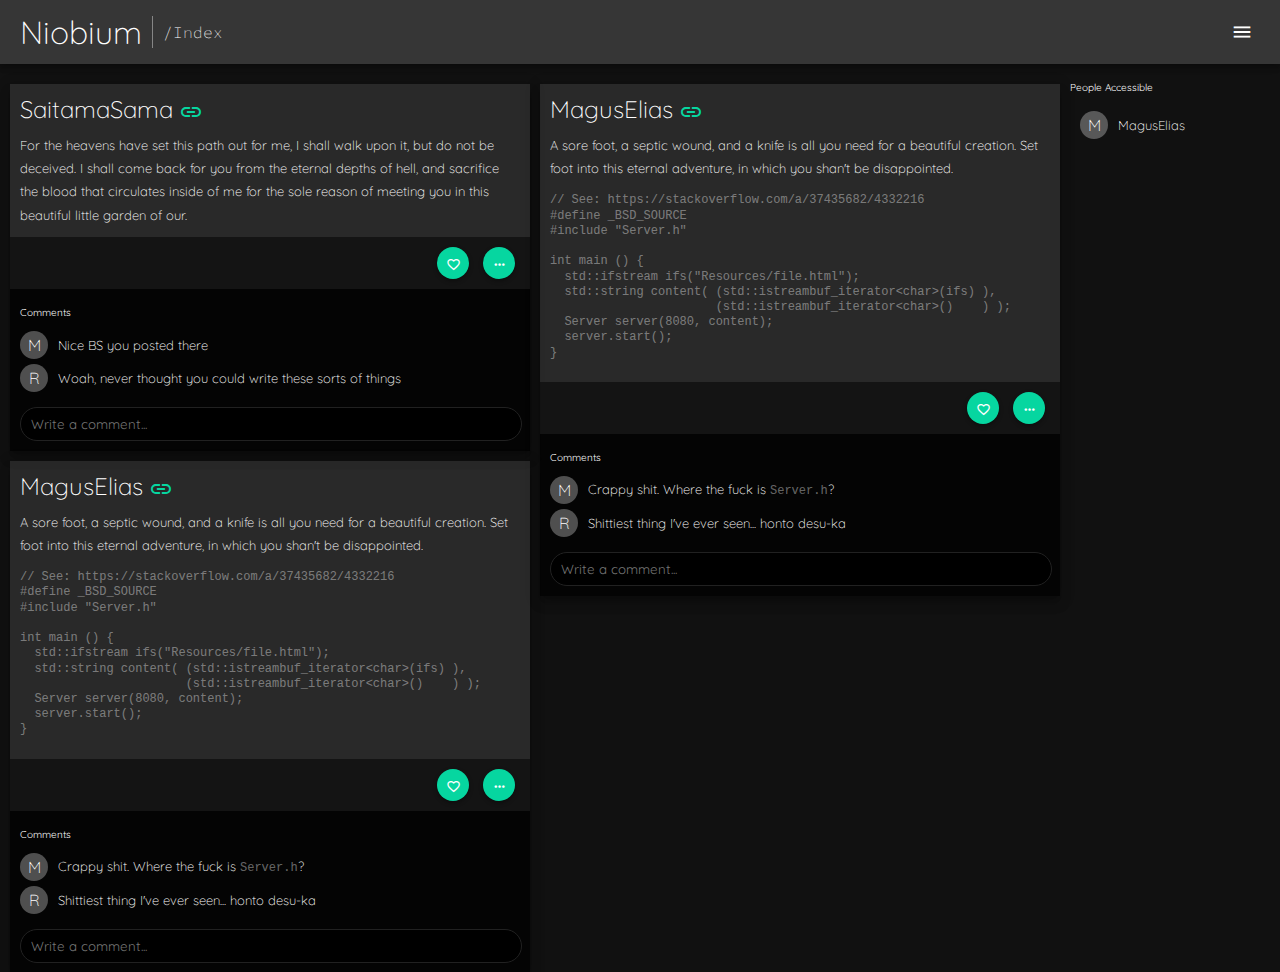
<file: public/index.html>
<!DOCTYPE html>
<html lang="en">
<head>
    <meta charset="UTF-8">
    <link href="Stylesheets/Base.css" rel="stylesheet">
    <meta name="viewport" content="width=device-width, initial-scale=1.0">
    <title>Index - Niobium</title>
</head>
<body>
<header>
    <span class="title">Niobium</span>
    <div class="separator"></div>
    <span class="route">/Index</span>
    <div class="spacer"></div>
    <section class="nav-container">
        <button class="menu" data-handler="page-menu">
            <i class="material-icons">menu</i>
        </button>
        <nav data-listener="page-menu">
            <a href="index.html">/Index</a>
            <a href="profile.html">/Profile</a>
            <a href="preferences.html">/Preferences</a>
            <a href="#">/LogOut</a>
            <a href="report.html">/Report</a>
        </nav>
    </section>
</header>
<main>
    <section class="card-row">
        <section class="card">
            <div class="sender">
                SaitamaSama
                <a href="#!" class="material-icons link-icon">link</a>
            </div>
            <section class="content">
                For the heavens have set this path out for me, I shall walk upon it,
                but do not be deceived. I shall come back for you from the eternal depths
                of hell, and sacrifice the blood that circulates inside of me for the sole
                reason of meeting you in this beautiful little garden of our.
            </section>
            <section class="like-bar">
                <button><i class="material-icons">favorite_border</i></button>
                <button><i class="material-icons">more_horiz</i></button>
            </section>
            <section class="comment-bar">
                <span class="section-title">Comments</span>
                <section class="comments">
                    <section class="comment">
                        <div class="name-circle">M</div>
                        <section class="content">Nice BS you posted there</section>
                    </section>
                    <section class="comment">
                        <div class="name-circle">R</div>
                        <section class="content">Woah, never thought you could write these sorts of things</section>
                    </section>
                </section>
                <section class="input-bar">
                    <input placeholder="Write a comment...">
                </section>
            </section>
        </section>
        <section class="card">
            <div class="sender">
                MagusElias
                <a href="#!" class="material-icons link-icon">link</a>
            </div>
            <section class="content">
                A sore foot, a septic wound, and a knife is all you need for a beautiful
                creation. Set foot into this eternal adventure, in which you shan't be
                disappointed.
                <pre class="code"><code>// See: https://stackoverflow.com/a/37435682/4332216
#define _BSD_SOURCE
#include "Server.h"

int main () {
  std::ifstream ifs("Resources/file.html");
  std::string content( (std::istreambuf_iterator&lt;char&gt;(ifs) ),
                       (std::istreambuf_iterator&lt;char&gt;()    ) );
  Server server(8080, content);
  server.start();
}</code></pre>
            </section>
            <section class="like-bar">
                <button><i class="material-icons">favorite_border</i></button>
                <button><i class="material-icons">more_horiz</i></button>
            </section>
            <section class="comment-bar">
                <span class="section-title">Comments</span>
                <section class="comments">
                    <section class="comment">
                        <div class="name-circle">M</div>
                        <section class="content">Crappy shit. Where the fuck is <code>Server.h</code>?</section>
                    </section>
                    <section class="comment">
                        <div class="name-circle">R</div>
                        <section class="content">Shittiest thing I've ever seen... honto desu-ka</section>
                    </section>
                </section>
                <section class="input-bar">
                    <input placeholder="Write a comment...">
                </section>
            </section>
        </section>
    </section>
    <section class="card-row">
        <section class="card">
            <div class="sender">
                MagusElias
                <a href="#!" class="material-icons link-icon">link</a>
            </div>
            <section class="content">
                A sore foot, a septic wound, and a knife is all you need for a beautiful
                creation. Set foot into this eternal adventure, in which you shan't be
                disappointed.
                <pre class="code"><code>// See: https://stackoverflow.com/a/37435682/4332216
#define _BSD_SOURCE
#include "Server.h"

int main () {
  std::ifstream ifs("Resources/file.html");
  std::string content( (std::istreambuf_iterator&lt;char&gt;(ifs) ),
                       (std::istreambuf_iterator&lt;char&gt;()    ) );
  Server server(8080, content);
  server.start();
}</code></pre>
            </section>
            <section class="like-bar">
                <button><i class="material-icons">favorite_border</i></button>
                <button><i class="material-icons">more_horiz</i></button>
            </section>
            <section class="comment-bar">
                <span class="section-title">Comments</span>
                <section class="comments">
                    <section class="comment">
                        <div class="name-circle">M</div>
                        <section class="content">Crappy shit. Where the fuck is <code>Server.h</code>?</section>
                    </section>
                    <section class="comment">
                        <div class="name-circle">R</div>
                        <section class="content">Shittiest thing I've ever seen... honto desu-ka</section>
                    </section>
                </section>
                <section class="input-bar">
                    <input placeholder="Write a comment...">
                </section>
            </section>
        </section>
    </section>
    <section class="chat-row">
        <span class="section-title">People Accessible</span>
        <section class="chat-list">
            <section class="person-item">
                <span class="name-circle">M</span>
                <section class="name">MagusElias</section>
            </section>
        </section>
    </section>
</main>
<script src="Scripts/BasicHandlers.js"></script>
</body>
</html>
</file>
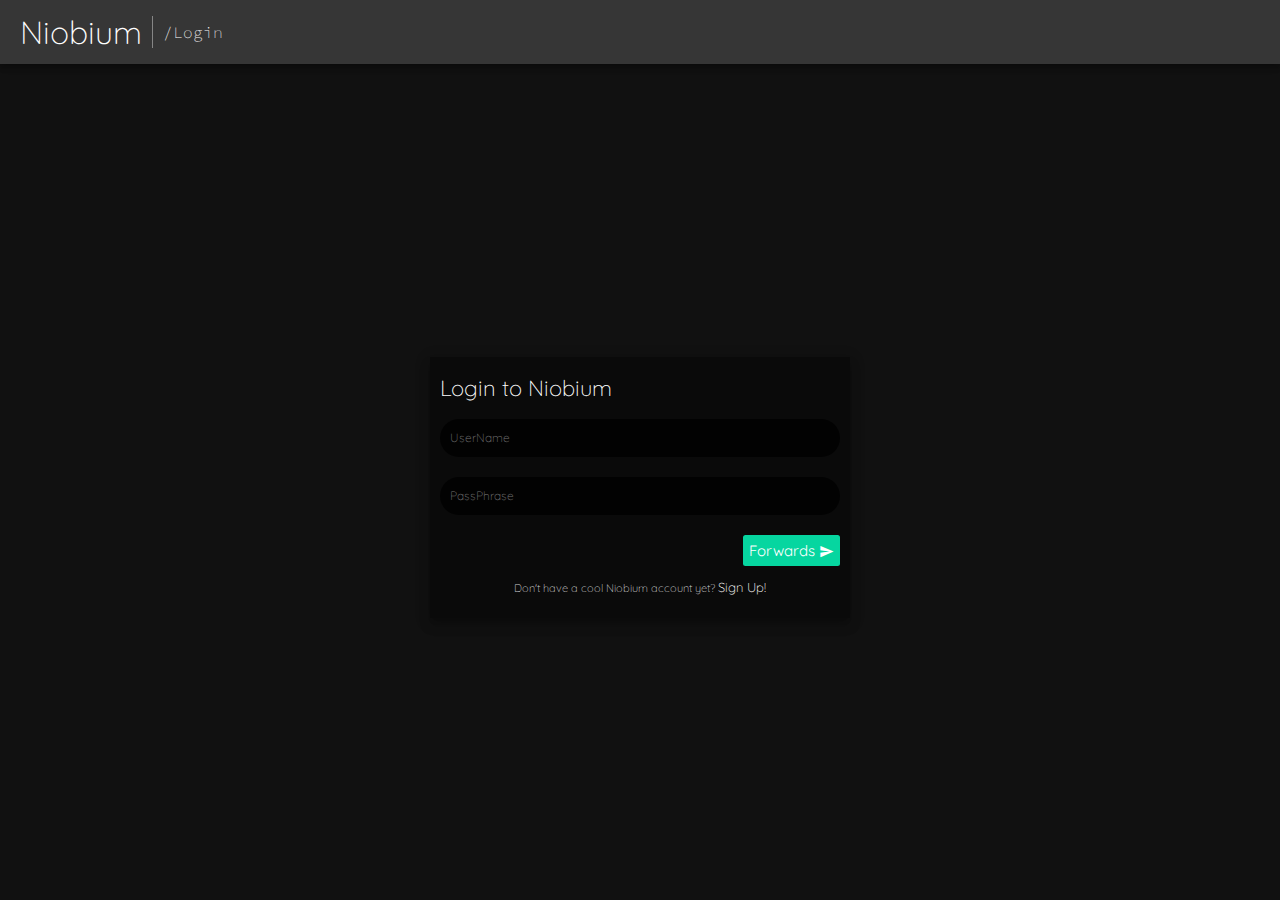
<file: public/login.html>
<!DOCTYPE html>
<html lang="en">
<head>
    <meta charset="UTF-8">
    <link href="Stylesheets/Base.css" rel="stylesheet">
    <link href="Stylesheets/LoginMod.css" rel="stylesheet">
    <meta name="viewport" content="width=device-width, initial-scale=1.0">
    <title>Login - Niobium</title>
</head>
<body>
<header>
    <span class="title">Niobium</span>
    <div class="separator"></div>
    <span class="route">/Login</span>
</header>
<main class="login-container">
    <form class="login-card">
        <span class="generic-card-title">Login to Niobium</span>
        <input name="username" placeholder="UserName">
        <input name="password" placeholder="PassPhrase" type="password">
        <section class="submit-button-container">
            <button class="submit">Forwards <i class="material-icons">send</i></button>
        </section>
        <section class="hint">
            Don't have a cool Niobium account yet? <a href="signup.html">Sign Up!</a>
        </section>
    </form>
</main>
</body>
</html>
</file>
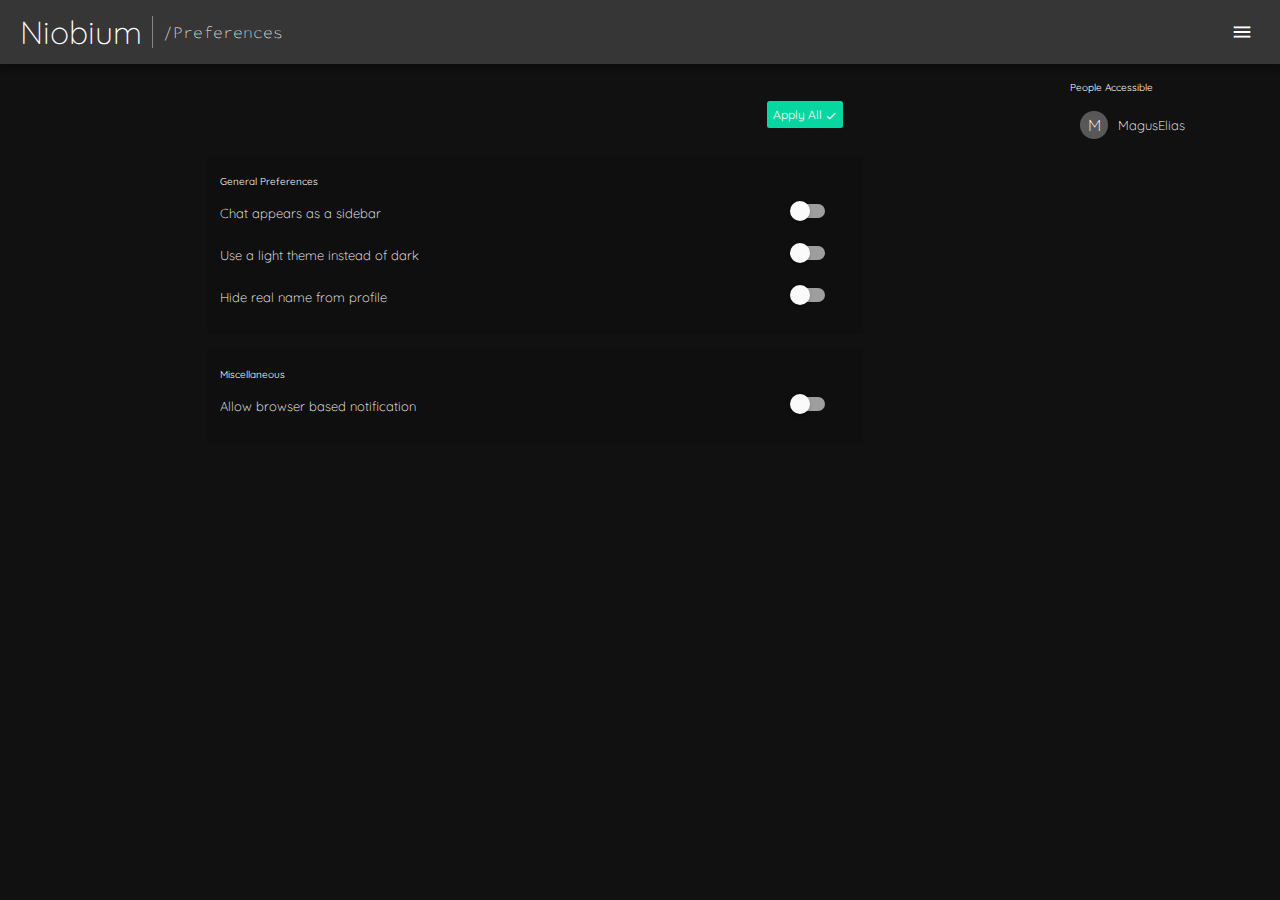
<file: public/preferences.html>
<!DOCTYPE html>
<html lang="en">
<head>
    <meta charset="UTF-8">
    <link href="Stylesheets/Base.css" rel="stylesheet">
    <link href="Stylesheets/PreferencesMod.css" rel="stylesheet">
    <meta name="viewport" content="width=device-width, initial-scale=1.0">
    <title>Preferences - Niobium</title>
</head>
<body>
<header>
    <span class="title">Niobium</span>
    <div class="separator"></div>
    <span class="route">/Preferences</span>
    <div class="spacer"></div>
    <section class="nav-container">
        <button class="menu" data-handler="page-menu">
            <i class="material-icons">menu</i>
        </button>
        <nav data-listener="page-menu">
            <a href="index.html">/Index</a>
            <a href="profile.html">/Profile</a>
            <a href="preferences.html">/Preferences</a>
            <a href="#">/LogOut</a>
            <a href="report.html">/Report</a>
        </nav>
    </section>
</header>
<main>
    <section class="settings-card-row">
        <section class="settings-card transparent-bg">
            <section class="button-right-container">
                <button class="confirm-button">Apply All <i class="material-icons">done</i></button>
            </section>
        </section>
        <section class="settings-card">
            <span class="section-title">General Preferences</span>
            <section class="option-container">
                <section class="text">
                    Chat appears as a sidebar
                </section>
                <section class="switch-container">
                    <input type="checkbox" id="chat-sidebar" name="chat-sidebar" class="switch-input">
                    <label for="chat-sidebar" class="switch-label"></label>
                </section>
            </section>
            <section class="option-container">
                <section class="text">
                    Use a light theme instead of dark
                </section>
                <section class="switch-container">
                    <input type="checkbox" id="theme" name="chat-sidebar" class="switch-input">
                    <label for="theme" class="switch-label"></label>
                </section>
            </section>
            <section class="option-container">
                <section class="text">
                    Hide real name from profile
                </section>
                <section class="switch-container">
                    <input type="checkbox" id="hide-real-name" name="chat-sidebar" class="switch-input">
                    <label for="hide-real-name" class="switch-label"></label>
                </section>
            </section>
        </section>
        <section class="settings-card">
            <span class="section-title">Miscellaneous</span>
            <section class="option-container">
                <section class="text">
                    Allow browser based notification
                </section>
                <section class="switch-container">
                    <input type="checkbox" id="hide-notification" name="chat-sidebar" class="switch-input">
                    <label for="hide-notification" class="switch-label"></label>
                </section>
            </section>
        </section>
    </section>
    <section class="chat-row">
        <span class="section-title">People Accessible</span>
        <section class="chat-list">
            <section class="person-item">
                <span class="name-circle">M</span>
                <section class="name">MagusElias</section>
            </section>
        </section>
    </section>
    <section class="dialog-container">
        <section class="dialog">
            <span class="title">Are you sure?</span>
            <section class="details">
                Apply these changes?
            </section>
            <section class="button-container">
                <button class="nay-button">Stahp <i class="material-icons">close</i></button>
                <button class="confirm-button">Yeah <i class="material-icons">done</i></button>
            </section>
        </section>
    </section>
</main>
<script src="Scripts/BasicHandlers.js"></script>
</body>
</html>
</file>
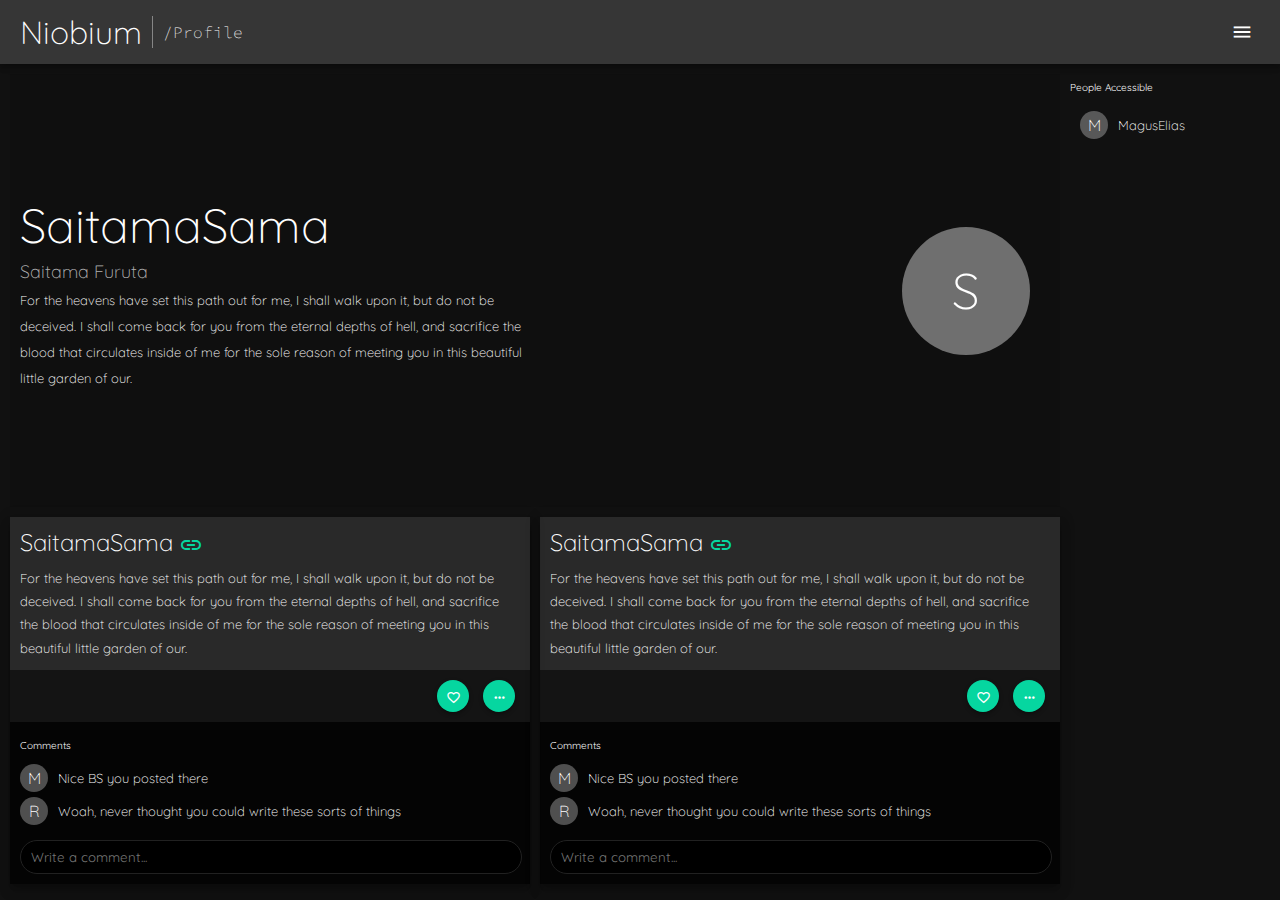
<file: public/profile.html>
<!DOCTYPE html>
<html lang="en">
<head>
    <meta charset="UTF-8">
    <link href="Stylesheets/Base.css" rel="stylesheet">
    <link href="Stylesheets/ProfileMod.css" rel="stylesheet">
    <meta name="viewport" content="width=device-width, initial-scale=1.0">
    <title>Profile - Niobium</title>
</head>
<body>
<header>
    <span class="title">Niobium</span>
    <div class="separator"></div>
    <span class="route">/Profile</span>
    <div class="spacer"></div>
    <section class="nav-container">
        <button class="menu" data-handler="page-menu">
            <i class="material-icons">menu</i>
        </button>
        <nav data-listener="page-menu">
            <a href="index.html">/Index</a>
            <a href="profile.html">/Profile</a>
            <a href="preferences.html">/Preferences</a>
            <a href="#">/LogOut</a>
            <a href="report.html">/Report</a>
        </nav>
    </section>
</header>
<main class="profile-page">
    <section class="main-content">
        <section class="profile-container">
            <section class="text-details">
                <h1 class="username">SaitamaSama</h1>
                <span class="name">Saitama Furuta</span>
                <section class="bio">
                    For the heavens have set this path out for me, I shall walk upon it,
                    but do not be deceived. I shall come back for you from the eternal depths
                    of hell, and sacrifice the blood that circulates inside of me for the sole
                    reason of meeting you in this beautiful little garden of our.
                </section>
            </section>
            <section class="avatar-container">
                <div class="avatar">S</div>
            </section>
        </section>
        <section class="cards-container">
            <section class="card-row">
                <section class="card">
                    <div class="sender">
                        SaitamaSama
                        <a href="#" class="material-icons link-icon">link</a>
                    </div>
                    <section class="content">
                        For the heavens have set this path out for me, I shall walk upon it,
                        but do not be deceived. I shall come back for you from the eternal depths
                        of hell, and sacrifice the blood that circulates inside of me for the sole
                        reason of meeting you in this beautiful little garden of our.
                    </section>
                    <section class="like-bar">
                        <button><i class="material-icons">favorite_border</i></button>
                        <button><i class="material-icons">more_horiz</i></button>
                    </section>
                    <section class="comment-bar">
                        <span class="section-title">Comments</span>
                        <section class="comments">
                            <section class="comment">
                                <div class="name-circle">M</div>
                                <section class="content">Nice BS you posted there</section>
                            </section>
                            <section class="comment">
                                <div class="name-circle">R</div>
                                <section class="content">Woah, never thought you could write these sorts of things</section>
                            </section>
                        </section>
                        <section class="input-bar">
                            <input placeholder="Write a comment...">
                        </section>
                    </section>
                </section>
            </section>
            <section class="card-row">
                <section class="card">
                    <div class="sender">
                        SaitamaSama
                        <a href="#" class="material-icons link-icon">link</a>
                    </div>
                    <section class="content">
                        For the heavens have set this path out for me, I shall walk upon it,
                        but do not be deceived. I shall come back for you from the eternal depths
                        of hell, and sacrifice the blood that circulates inside of me for the sole
                        reason of meeting you in this beautiful little garden of our.
                    </section>
                    <section class="like-bar">
                        <button><i class="material-icons">favorite_border</i></button>
                        <button><i class="material-icons">more_horiz</i></button>
                    </section>
                    <section class="comment-bar">
                        <span class="section-title">Comments</span>
                        <section class="comments">
                            <section class="comment">
                                <div class="name-circle">M</div>
                                <section class="content">Nice BS you posted there</section>
                            </section>
                            <section class="comment">
                                <div class="name-circle">R</div>
                                <section class="content">Woah, never thought you could write these sorts of things</section>
                            </section>
                        </section>
                        <section class="input-bar">
                            <input placeholder="Write a comment...">
                        </section>
                    </section>
                </section>
            </section>
        </section>
    </section>
    <section class="chat-row">
        <span class="section-title">People Accessible</span>
        <section class="chat-list">
            <section class="person-item">
                <span class="name-circle">M</span>
                <section class="name">MagusElias</section>
            </section>
        </section>
    </section>
</main>
<script src="Scripts/BasicHandlers.js"></script>
</body>
</html>
</file>
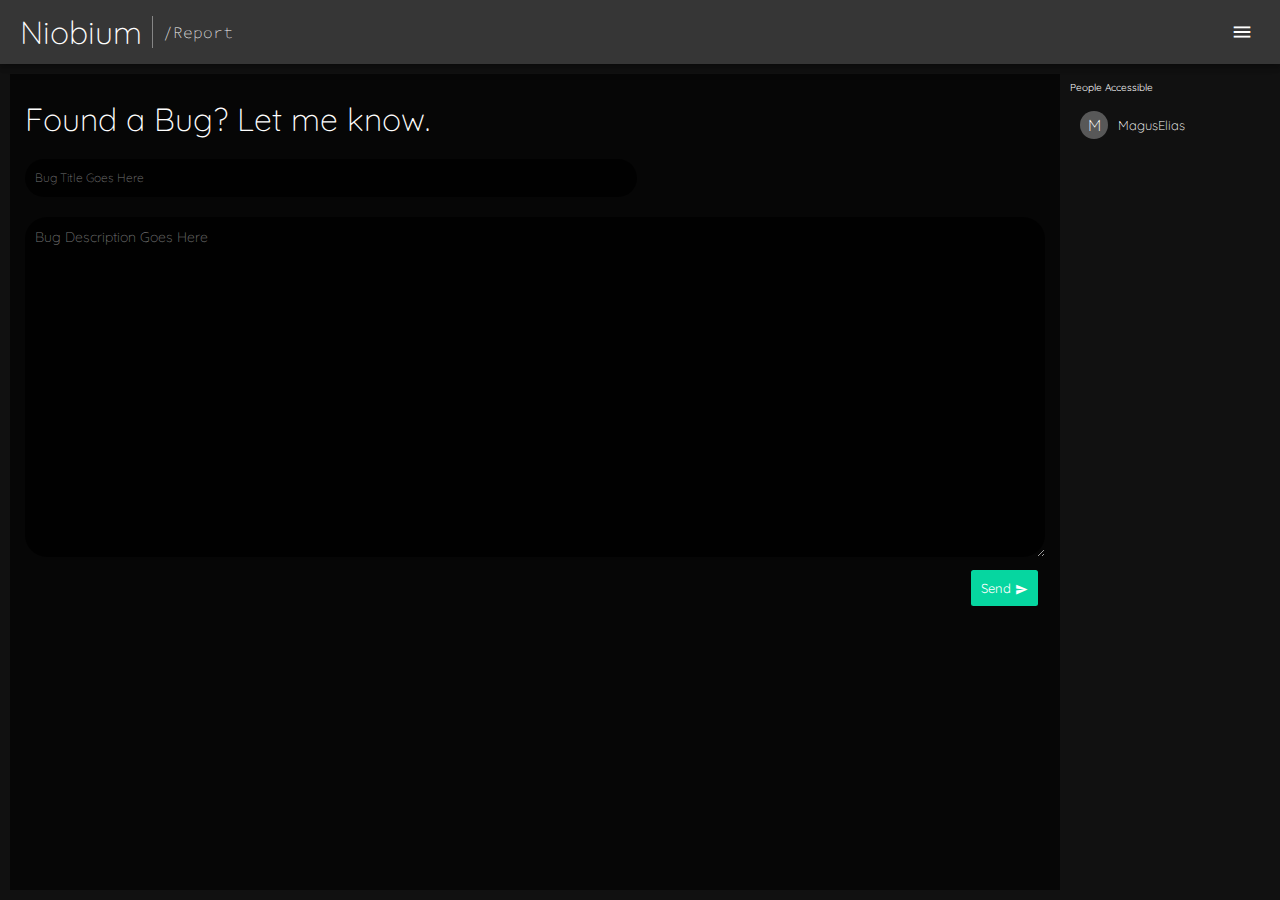
<file: public/report.html>
<!DOCTYPE html>
<html lang="en">
<head>
    <meta charset="UTF-8">
    <link href="Stylesheets/Base.css" rel="stylesheet">
    <link href="Stylesheets/ReportMod.css" rel="stylesheet">
    <meta name="viewport" content="width=device-width, initial-scale=1.0">
    <title>Report - Niobium</title>
</head>
<body>
<header>
    <span class="title">Niobium</span>
    <div class="separator"></div>
    <span class="route">/Report</span>
    <div class="spacer"></div>
    <section class="nav-container">
        <button class="menu" data-handler="page-menu">
            <i class="material-icons">menu</i>
        </button>
        <nav data-listener="page-menu">
            <a href="index.html">/Index</a>
            <a href="profile.html">/Profile</a>
            <a href="preferences.html">/Preferences</a>
            <a href="#">/LogOut</a>
            <a href="report.html">/Report</a>
        </nav>
    </section>
</header>
<main>
    <section class="page-content-card">
        <span class="title">Found a Bug? Let me know.</span>
        <form>
            <input class="bug-title" name="bug-title" placeholder="Bug Title Goes Here">
            <textarea class="bug-description" placeholder="Bug Description Goes Here" name="bug-description"></textarea>
            <section class="button-right-container">
                <button class="confirm-button" type="submit">Send <i class="material-icons">send</i></button>
            </section>
        </form>
    </section>
    <section class="chat-row">
        <span class="section-title">People Accessible</span>
        <section class="chat-list">
            <section class="person-item">
                <span class="name-circle">M</span>
                <section class="name">MagusElias</section>
            </section>
        </section>
    </section>
</main>
<script src="Scripts/BasicHandlers.js"></script>
</body>
</html>
</file>
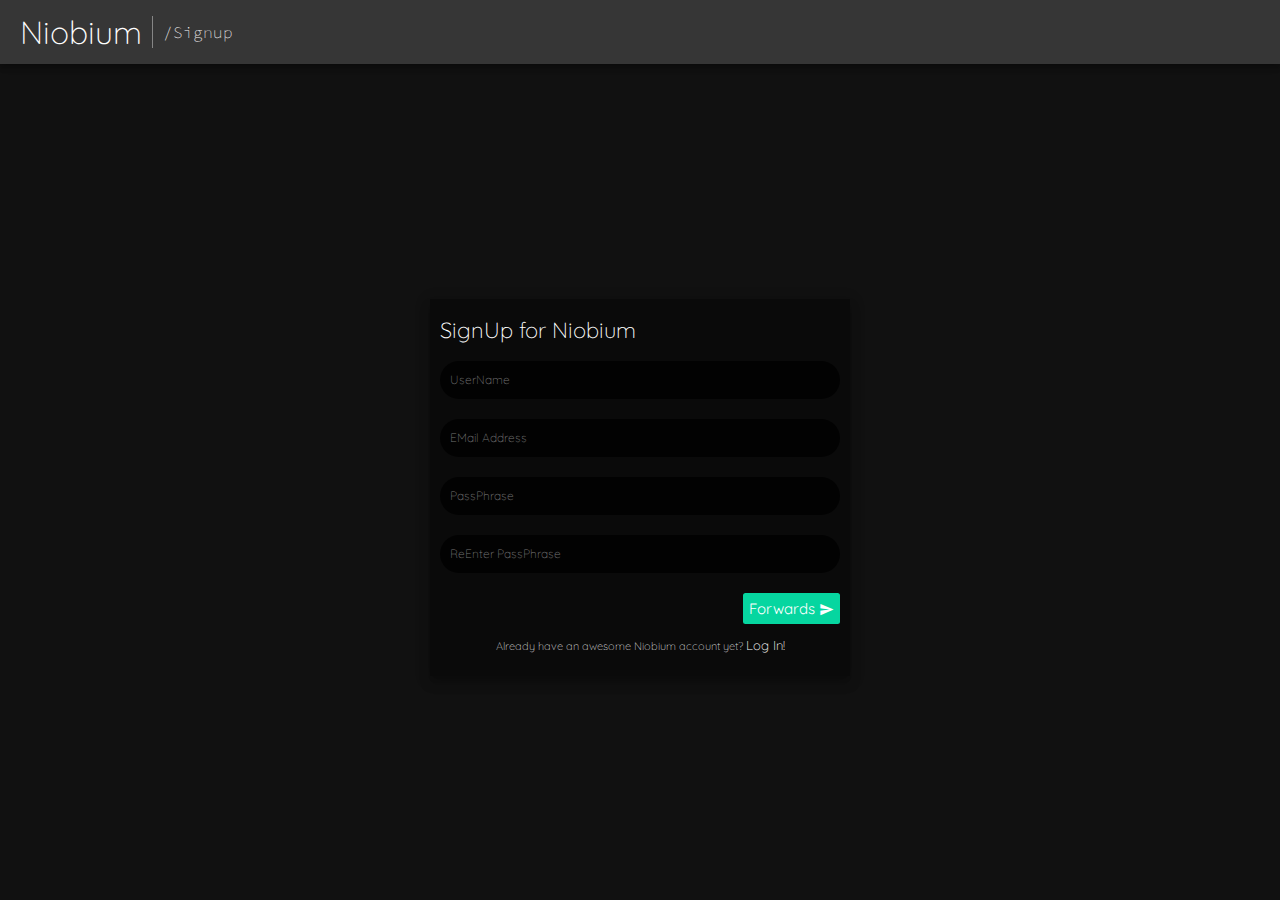
<file: public/signup.html>
<!DOCTYPE html>
<html lang="en">
<head>
    <meta charset="UTF-8">
    <link href="Stylesheets/Base.css" rel="stylesheet">
    <link href="Stylesheets/LoginMod.css" rel="stylesheet">
    <meta name="viewport" content="width=device-width, initial-scale=1.0">
    <title>SignUp - Niobium</title>
</head>
<body>
<header>
    <span class="title">Niobium</span>
    <div class="separator"></div>
    <span class="route">/Signup</span>
</header>
<main class="login-container">
    <form class="login-card">
        <span class="generic-card-title">SignUp for Niobium</span>
        <input name="username" placeholder="UserName">
        <input name="email" placeholder="EMail Address" type="email">
        <input name="password" placeholder="PassPhrase" type="password">
        <input name="password-re" placeholder="ReEnter PassPhrase" type="password">
        <section class="submit-button-container">
            <button class="submit">Forwards <i class="material-icons">send</i></button>
        </section>
        <section class="hint">
            Already have an awesome Niobium account yet? <a href="login.html">Log In!</a>
        </section>
    </form>
</main>
</body>
</html>
</file>
<file: public/Stylesheets/Base.css>
@import url('https://fonts.googleapis.com/css?family=Quicksand:100,300,400,700|Source+Code+Pro:200,400|Material+Icons');

:root {
    --default-font-family: "Quicksand", "Nunito", "Varela Round", Roboto, "Product Sans", sans-serif;
    --code-font-family: "Source Code Pro", "Inconsolata", "Roboto Mono", monospace;
}

html {
    height: 100%;
    font-family: var(--default-font-family);
    font-weight: 300;
    font-size: 13px;
}
body {
    display: grid;
    grid-template-columns: 1fr;
    grid-template-rows: 64px 4fr;
    height: 100%;
    margin: 0;
    background: #111111;
    color: #FFFFFF;
    overflow: auto;
}

header {
    display: flex;
    align-items: center;
    padding: 0 20px;
    background: #363636;
    box-shadow: 0 2px 4px -1px rgba(0,0,0,0.2),0 4px 5px 0 rgba(0,0,0,0.14),0 1px 10px 0 rgba(0,0,0,0.12);
}
header > .title {
    font-size: 32px;
    font-weight: 100;
}
header > .separator {
    width: 1px;
    height: 50%;
    background: rgba(255, 255, 255, .4);
    margin: 0 10px;
}
header > .route {
    font-family: var(--code-font-family);
    font-size: 16px;
    font-weight: 200;
}
header > .spacer {
    flex-grow: 1;
}
header .menu {
    background: transparent;
    padding: 5px 7px;
    height: auto;
    border: none;
    line-height: .9;
    color: #FFFFFF;
    font-size: 22px;
    border-radius: 2.5px;
    cursor: pointer;
    transition: 300ms all ease-in;
}
header .menu:hover, header .menu.activated {
    background: rgba(255, 255, 255, .09);
}
header .menu.activated {
    border-radius: 0;
}
header > .nav-container {
    position: relative;
}
header > .nav-container > nav {
    position: absolute;
    top: -496px;
    right: calc(100% - 36px);
    width: 240px;
    padding: 8px 0;
    background: #414141;
    transition: 300ms all ease-in;
}
header > .nav-container > nav.activated {
    top: 100%;
    box-shadow: 0px 5px 5px -3px rgba(0, 0, 0, 0.2), 0px 8px 10px 1px rgba(0, 0, 0, 0.14), 0px 3px 14px 2px rgba(0, 0, 0, 0.12);
}
header > .nav-container > nav > a {
    color: #FFFFFF;
    font-family: var(--code-font-family);
    font-size: 14px;
    text-decoration: none;
    display: block;
    padding: 13px 11px;
    transition: 100ms all ease-in;
}
header > .nav-container > nav > a:hover {
    background: rgba(255, 255, 255, .2);
}

main {
    display: grid;
    grid-template-columns: auto auto 200px;
    grid-column-gap: 10px;
    padding: 10px 10px 0 10px;
}

pre, code {
    font-size: 12px;
    font-weight: 100;
    color: rgba(255, 255, 255, .4);
}

.section-title {
    display: block;
    font-size: 10px;
    font-weight: 400;
    margin: 7px 0;
}

.generic-card-title {
    display: block;
    font-size: 22px;
    font-weight: 100;
    margin: 7px 0;
}

.name-circle {
    display: block;
    height: 28px;
    width: 28px;
    border-radius: 50%;
    border: none;
    font-size: 16px;
    line-height: 28px;
    background: rgba(255, 255, 255, .3);
    color: #FFFFFF;
    text-transform: uppercase;
    margin-right: 10px;
    text-align: center;
}

@media screen and (max-width: 500px) {
    main {
        grid-template-columns: 1fr;
        grid-column-gap: 5px;
    }
}

.card-row .card {
    background: rgba(255, 255, 255, .1);
    padding: 10px 10px 0 10px;
    max-width: calc(100% - 20px);
    box-shadow: 0px 5px 5px -3px rgba(0, 0, 0, 0.2), 0px 8px 10px 1px rgba(0, 0, 0, 0.14), 0px 3px 14px 2px rgba(0, 0, 0, 0.12);
    margin: 10px 0;
}
.card > .sender {
    font-size: 24px;
    display: block;
    margin: 0 0 10px 0;
    font-weight: 100;
}
.card > .sender .link-icon {
    font-size: 12px;
    color: #06d6a0;
    cursor: pointer;
    text-decoration: none;
}
.card > .content {
    line-height: 1.785;
    padding-bottom: 10px;
}

.card .code {
    font-family: var(--code-font-family);
    font-size: 12px;
    line-height: 1.185;
    font-weight: 100;
    color: rgba(255, 255, 255, .4);
}

.card .like-bar {
    background: rgba(0, 0, 0, 0.5);
    padding: 10px;
    width: 100%;
    margin-left: -10px;
    text-align: right;
}
.card .like-bar > button {
    border: none;
    height: 32px;
    width: 32px;
    border-radius: 50%;
    background: #06d6a0;
    color: #FFFFFF;
    font-size: 15px;
    line-height: 32px;
    outline: transparent none 0;
    box-shadow: 0 2px 4px rgba(0, 0, 0, .35);
    margin: 0 5px;
    cursor: pointer;
    text-align: center;
}

.card .comment-bar {
    background: rgba(0, 0, 0, .9);
    padding: 10px;
    width: 100%;
    margin-left: -10px;
}
.comment-bar .comments {
    max-height: 150px;
    overflow: auto;
}
.comments > .comment {
    display: flex;
    margin: 5px 0;
}
.comments > .comment > .content {
    flex-grow: 1;
    align-self: center;
}
.comment-bar > .input-bar {
    margin-top: 10px;
}
.comment-bar > .input-bar input {
    width: calc(100% - 20px);
    height: 32px;
    border-radius: 18px;
    background: rgba(0, 0, 0, 1);
    color: #FFFFFF;
    font-family: var(--default-font-family);
    padding: 0 10px;
    transition: 300ms all;
    border: 1px solid #212121;
}
.comment-bar > .input-bar input:focus {
    border-color: #363636;
}

.chat-row > .chat-list {
    height: calc(100% - 30px);
    overflow: auto;
}
.chat-list > .person-item {
    display: flex;
    align-items: center;
    cursor: pointer;
    padding: 10px;
    transition: 300ms all ease-in;
}
.person-item > .name {
    flex-grow: 1;
    align-self: center;
}
.chat-list > .person-item:hover {
    background: rgba(255, 255, 255, .1);
}
.material-icons {
    font-size: inherit !important;
    display: inline-flex;
    vertical-align: middle;
}
</file>
<file: public/Stylesheets/LoginMod.css>
main {
    display: flex;
    align-items: center;
    justify-content: center;
}

.login-card {
    width: 400px;
    padding: 10px;
    box-shadow: 0px 5px 5px -3px rgba(0, 0, 0, 0.2), 0px 8px 10px 1px rgba(0, 0, 0, 0.14), 0px 3px 14px 2px rgba(0, 0, 0, 0.12);
    background: rgba(0, 0, 0, .4);
}

.login-card input {
    width: calc(100% - 20px);
    padding: 10px;
    height: 18px;
    border-radius: 22px;
    font-size: 12px;
    line-height: 18px;
    color: #FFFFFF;
    font-family: var(--default-font-family);
    font-weight: 100;
    border: none;
    background: rgba(0, 0, 0, .8);
    margin: 10px 0;
    transition: 300ms all ease;
}
.login-card input:focus {
    box-shadow: 0px 5px 5px -3px rgba(0, 0, 0, 0.2), 0px 8px 10px 1px rgba(0, 0, 0, 0.14), 0px 3px 14px 2px rgba(0, 0, 0, 0.12);
}

.login-card > .submit-button-container {
    text-align: right;
    margin-top: 10px;
}
.login-card > .submit-button-container > .submit {
    padding: 6px;
    font-family: var(--default-font-family);
    background: #06d6a0;
    border: none;
    border-radius: 2.5px;
    font-size: 15px;
    color: #FFFFFF;
    transition: 300ms all ease;
    cursor: pointer;
}
.login-card > .submit-button-container > .submit:hover {
    box-shadow: 0px 5px 5px -3px rgba(0, 0, 0, 0.2), 0px 8px 10px 1px rgba(0, 0, 0, 0.14), 0px 3px 14px 2px rgba(0, 0, 0, 0.12);
}

.hint {
    margin: 13px 0;
    font-size: 11px;
    color: rgba(255, 255, 255, .8);
    text-align: center;
}
.hint a {
    text-decoration: none;
    color: #FFFFFF;
    font-size: 13px;
}
</file>
<file: public/Stylesheets/PreferencesMod.css>
main {
    grid-template-columns: auto 200px;
}

.switch-input {
    display: none;
}
.switch-label {
    position: relative;
    display: inline-block;
    cursor: pointer;
    font-weight: 500;
    text-align: left;
    margin: 0 16px;
    padding: 16px 0 16px 44px;
}
.switch-label:before, .switch-label:after {
    content: "";
    position: absolute;
    margin: 0;
    outline: 0;
    top: 50%;
    -ms-transform: translate(0, -50%);
    -webkit-transform: translate(0, -50%);
    transform: translate(0, -50%);
    -webkit-transition: all 0.3s ease;
    transition: all 0.3s ease;
}
.switch-label:before {
    left: 1px;
    width: 34px;
    height: 14px;
    background-color: #9E9E9E;
    border-radius: 8px;
}
.switch-label:after {
    left: 0;
    width: 20px;
    height: 20px;
    background-color: #FAFAFA;
    border-radius: 50%;
    box-shadow: 0 3px 1px -2px rgba(0, 0, 0, 0.14), 0 2px 2px 0 rgba(0, 0, 0, 0.098), 0 1px 5px 0 rgba(0, 0, 0, 0.084);
}
.switch-input:checked + .switch-label:before {
    background-color: #0fd6a0b3;
}
.switch-input:checked + .switch-label:after {
    background-color: #06d6a0;
    -ms-transform: translate(80%, -50%);
    -webkit-transform: translate(80%, -50%);
    transform: translate(80%, -50%);
}

.settings-card {
    width: 60%;
    margin: 14px auto;
    background: rgba(0, 0, 0, .1);
    padding: 13px;
}
.settings-card .option-container {
    display: flex;
    width: 100%;
    align-items: center;
    margin: 7px 0;
}
.option-container > .text {
    flex-grow: 1;
    display: flex;
    align-items: center;
}

.button-right-container {
    text-align: right;
}

.dialog-container {
    position: fixed;
    top: 50%;
    left: 50%;
    width: 0;
    height: 0;
    overflow: auto;
    background: rgba(0, 0, 0, .5);
    display: flex;
    align-items: center;
    justify-content: center;
    transition: 300ms all ease;
}
.dialog-container.activated {
    top: 0;
    left: 0;
    width: 100%;
    height: 100%;
}
.dialog-container > .dialog {
    width: 220px;
    padding: 14px;
    background: #212121;
}
.dialog > .title {
    font-size: 22px;
    font-weight: 100;
    display: block;
    margin: 0 0 10px 0;
}
.dialog > .details {
    font-size: 11px;
}

.dialog > .button-container {
    display: block;
    margin-top: 10px;
    text-align: center;
}
.dialog > .button-container > button, .button-right-container .confirm-button {
    padding: 6px;
    font-family: var(--default-font-family);
    border: none;
    border-radius: 2.5px;
    font-size: 12px;
    color: #FFFFFF;
    transition: 300ms all ease;
    cursor: pointer;
    margin: 0 7px;
}
.dialog > .button-container > button:hover, .dialog > .button-container > button:focus,
.button-right-container > button:hover, .dialog > .button-right-container > button:focus {
    box-shadow: 0px 5px 5px -3px rgba(0, 0, 0, 0.2), 0px 8px 10px 1px rgba(0, 0, 0, 0.14), 0px 3px 14px 2px rgba(0, 0, 0, 0.12);
}
.dialog > .button-container > .confirm-button,  .button-right-container .confirm-button {
    background: #06d6a0;
}
.dialog > .button-container > .nay-button {
    background: transparent;
}
.dialog > .button-container > .nay-button:hover, .dialog > .button-container > .nay-button:focus {
    background: rgba(255, 255, 255, .1);
}

.transparent-bg {
    background: transparent;
}
</file>
<file: public/Stylesheets/ProfileMod.css>
main.profile-page {
    grid-template-columns: auto 200px;
}

.profile-container {
    background: rgba(0, 0, 0, 0.1);
    padding: 10px 30px 10px 10px;
    display: flex;
    height: 50%;
}

.profile-container .text-details {
    flex-grow: 1;
    align-self: center;
}

.profile-container .avatar-container {
    width: 128px;
    height: 100%;
    display: flex;
    align-items: center;
}

.profile-container .avatar-container .avatar {
    background: rgba(255, 255, 255, .4);
    color: #FFFFFF;
    font-size: 50px;
    width: 128px;
    height: 128px;
    border-radius: 50%;
    line-height: 128px;
    text-align: center;
    font-weight: 100;
}

.profile-container .username {
    font-weight: 100;
    font-size: 48px;
    margin: 5px 0;
}
.profile-container .bio {
    width: 60%;
    line-height: 2;
}
.profile-container .name {
    font-size: 18px;
    display: block;
    margin: 4px 0;
    color: rgba(255, 255, 255, .7);
}

.cards-container {
    display: grid;
    grid-template-columns: auto auto;
    grid-gap: 10px;
}
</file>
<file: public/Stylesheets/ReportMod.css>
main {
    grid-template-columns: auto 200px;
}

.page-content-card {
    background: rgba(0, 0, 0, .6);
    margin-bottom: 10px;
    padding: 15px;
}
.page-content-card .title {
    font-size: 32px;
    display: block;
    margin: 10px 0;
}
.confirm-button {
    padding: 10px;
    font-family: var(--default-font-family);
    border: none;
    border-radius: 2.5px;
    font-size: 13px;
    color: #FFFFFF;
    transition: 300ms all ease;
    cursor: pointer;
    margin: 0 7px;
    background: #06d6a0;
}
.confirm-button:hover, .confirm-button:focus {
    box-shadow: 0px 5px 5px -3px rgba(0, 0, 0, 0.2), 0px 8px 10px 1px rgba(0, 0, 0, 0.14), 0px 3px 14px 2px rgba(0, 0, 0, 0.12);
}

input.bug-title {
    width: calc(60% - 20px);
    padding: 10px;
    height: 18px;
    border-radius: 22px;
    font-size: 12px;
    line-height: 18px;
    color: #FFFFFF;
    font-family: var(--default-font-family);
    font-weight: 100;
    border: none;
    background: rgba(0, 0, 0, .8);
    margin: 10px 0;
    transition: 300ms all ease;
}

textarea.bug-description {
    width: calc(100% - 20px);
    padding: 10px;
    border-radius: 22px;
    font-size: 14px;
    color: #FFFFFF;
    font-family: var(--default-font-family);
    font-weight: 100;
    border: none;
    background: rgba(0, 0, 0, .8);
    margin: 10px 0;
    transition: 300ms all ease;
    height: 320px;
    max-height: 480px;
    max-width: calc(100% - 20px);
    line-height: 1.432;
}

.button-right-container {
    text-align: right;
}
</file>
